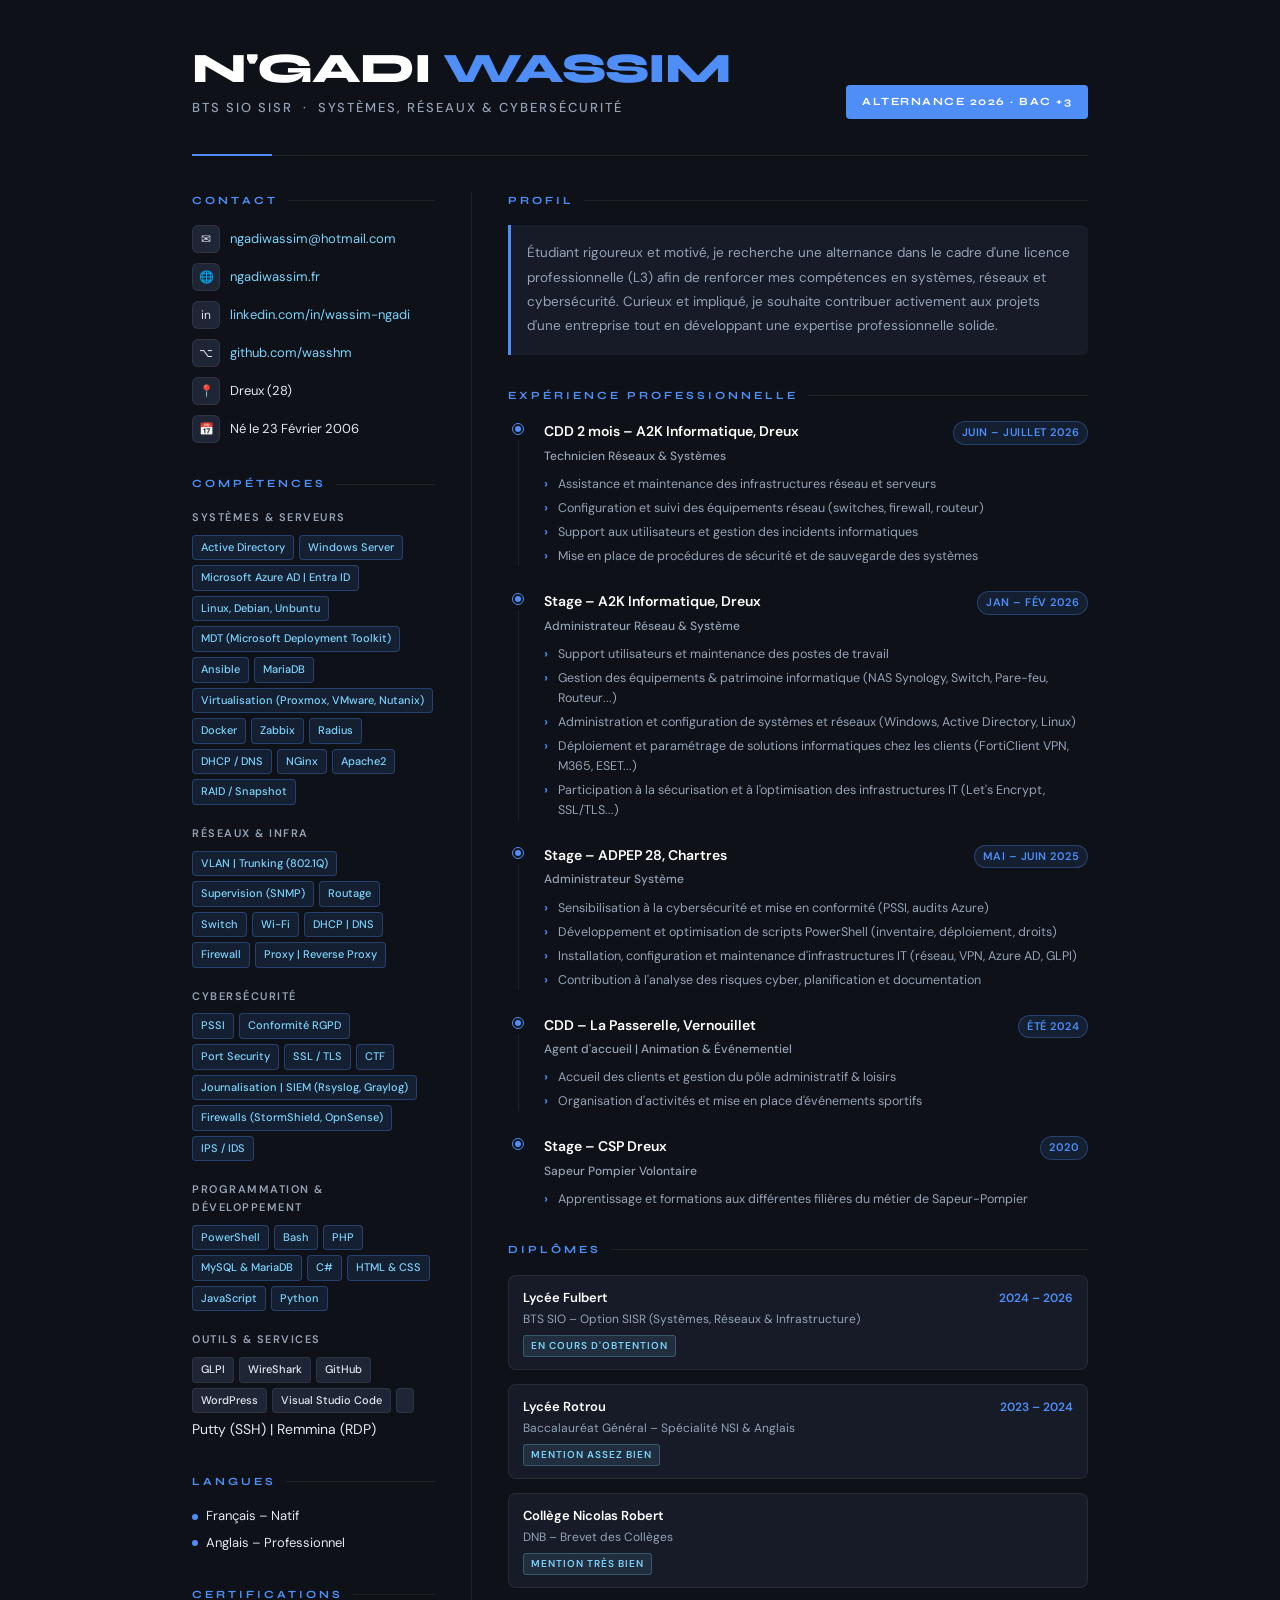
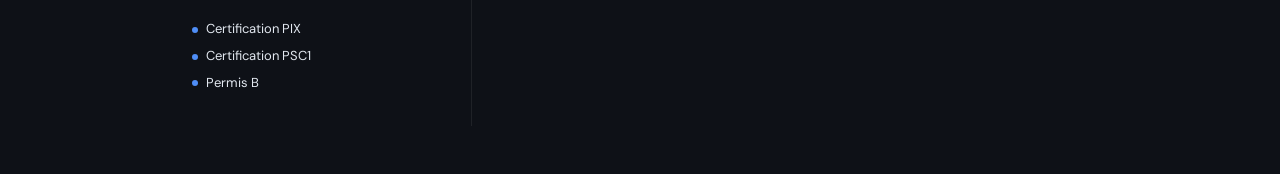
<file: cv-wassim.html>
<!DOCTYPE html>
<html lang="fr">
<head>
<meta charset="UTF-8">
<meta name="viewport" content="width=device-width, initial-scale=1.0">
<title>N'Gadi Wassim – CV</title>
<link href="https://fonts.googleapis.com/css2?family=DM+Sans:wght@300;400;500;600&family=Syne:wght@700;800&display=swap" rel="stylesheet">
<style>
  :root {
    --bg: #0e1117;
    --surface: #161b27;
    --surface2: #1e2535;
    --accent: #4f8ef7;
    --accent2: #7dd3fc;
    --text: #e2e8f0;
    --muted: #94a3b8;
    --border: rgba(255,255,255,0.07);
    --tag-bg: rgba(79,142,247,0.12);
    --tag-border: rgba(79,142,247,0.3);
  }

  * { margin: 0; padding: 0; box-sizing: border-box; }

  body {
    background: var(--bg);
    color: var(--text);
    font-family: 'DM Sans', sans-serif;
    font-size: 14px;
    line-height: 1.6;
    min-height: 100vh;
  }

  .page {
    max-width: 960px;
    margin: 0 auto;
    padding: 48px 32px;
    display: grid;
    grid-template-columns: 280px 1fr;
    grid-template-rows: auto 1fr;
    gap: 0;
  }

  /* ── HEADER full width ── */
  .header {
    grid-column: 1 / -1;
    display: flex;
    align-items: flex-end;
    justify-content: space-between;
    padding-bottom: 36px;
    margin-bottom: 36px;
    border-bottom: 1px solid var(--border);
    position: relative;
  }

  .header::after {
    content: '';
    position: absolute;
    bottom: -1px; left: 0;
    width: 80px; height: 2px;
    background: var(--accent);
  }

  .header-name h1 {
    font-family: 'Syne', sans-serif;
    font-size: 42px;
    font-weight: 800;
    letter-spacing: -1px;
    line-height: 1;
    color: #fff;
  }

  .header-name h1 span { color: var(--accent); }

  .header-name .subtitle {
    margin-top: 8px;
    font-size: 13px;
    font-weight: 500;
    color: var(--muted);
    text-transform: uppercase;
    letter-spacing: 2px;
  }

  .header-badge {
    background: var(--accent);
    color: #fff;
    font-family: 'Syne', sans-serif;
    font-size: 11px;
    font-weight: 700;
    letter-spacing: 1.5px;
    text-transform: uppercase;
    padding: 8px 16px;
    border-radius: 4px;
    white-space: nowrap;
  }

  /* ── SIDEBAR ── */
  .sidebar {
    padding-right: 36px;
    border-right: 1px solid var(--border);
  }

  /* ── MAIN ── */
  .main {
    padding-left: 36px;
  }

  /* ── SECTIONS ── */
  .section { margin-bottom: 32px; }

  .section-title {
    font-family: 'Syne', sans-serif;
    font-size: 11px;
    font-weight: 700;
    letter-spacing: 3px;
    text-transform: uppercase;
    color: var(--accent);
    margin-bottom: 16px;
    display: flex;
    align-items: center;
    gap: 10px;
  }

  .section-title::after {
    content: '';
    flex: 1;
    height: 1px;
    background: var(--border);
  }

  /* ── CONTACT ── */
  .contact-list { list-style: none; display: flex; flex-direction: column; gap: 10px; }

  .contact-list li {
    display: flex;
    align-items: center;
    gap: 10px;
    color: var(--text);
    font-size: 13px;
  }

  .contact-list li .icon {
    width: 28px; height: 28px;
    background: var(--surface2);
    border: 1px solid var(--border);
    border-radius: 6px;
    display: flex; align-items: center; justify-content: center;
    flex-shrink: 0;
    font-size: 12px;
  }

  .contact-list a {
    color: var(--accent2);
    text-decoration: none;
  }

  /* ── SKILL GROUPS ── */
  .skill-group { margin-bottom: 20px; }

  .skill-group-title {
    font-size: 11px;
    font-weight: 600;
    color: var(--muted);
    text-transform: uppercase;
    letter-spacing: 1.5px;
    margin-bottom: 8px;
  }

  .tags { display: flex; flex-wrap: wrap; gap: 5px; }

  .tag {
    background: var(--tag-bg);
    border: 1px solid var(--tag-border);
    color: var(--accent2);
    font-size: 11px;
    padding: 3px 8px;
    border-radius: 4px;
    font-weight: 500;
  }

  .tag.neutral {
    background: var(--surface2);
    border-color: var(--border);
    color: var(--text);
  }

  /* ── CERTIF / LANGUE ── */
  .pill-list { display: flex; flex-direction: column; gap: 6px; }

  .pill {
    display: flex; align-items: center; gap: 8px;
    font-size: 13px; color: var(--text);
  }

  .pill::before {
    content: '';
    width: 6px; height: 6px;
    border-radius: 50%;
    background: var(--accent);
    flex-shrink: 0;
  }

  /* ── PROFIL ── */
  .profil-text {
    font-size: 13.5px;
    color: var(--muted);
    line-height: 1.8;
    padding: 16px;
    background: var(--surface);
    border-left: 3px solid var(--accent);
    border-radius: 0 6px 6px 0;
  }

  /* ── EXPERIENCES ── */
  .exp-list { display: flex; flex-direction: column; gap: 0; }

  .exp-item {
    display: grid;
    grid-template-columns: 20px 1fr;
    gap: 0 16px;
    padding-bottom: 24px;
    position: relative;
  }

  .exp-item:last-child { padding-bottom: 0; }

  .exp-line {
    display: flex;
    flex-direction: column;
    align-items: center;
  }

  .exp-dot {
    width: 10px; height: 10px;
    border-radius: 50%;
    background: var(--accent);
    border: 2px solid var(--bg);
    outline: 1px solid var(--accent);
    flex-shrink: 0;
    margin-top: 4px;
    z-index: 1;
  }

  .exp-connector {
    flex: 1;
    width: 1px;
    background: var(--border);
    margin-top: 6px;
  }

  .exp-item:last-child .exp-connector { display: none; }

  .exp-content {}

  .exp-header {
    display: flex;
    align-items: baseline;
    justify-content: space-between;
    flex-wrap: wrap;
    gap: 4px;
    margin-bottom: 2px;
  }

  .exp-title {
    font-weight: 600;
    color: #fff;
    font-size: 14px;
  }

  .exp-date {
    font-size: 11px;
    color: var(--accent);
    font-weight: 600;
    letter-spacing: 0.5px;
    text-transform: uppercase;
    background: var(--tag-bg);
    border: 1px solid var(--tag-border);
    padding: 2px 8px;
    border-radius: 20px;
  }

  .exp-company {
    font-size: 12px;
    color: var(--muted);
    font-weight: 500;
    margin-bottom: 8px;
  }

  .exp-bullets { list-style: none; display: flex; flex-direction: column; gap: 4px; }

  .exp-bullets li {
    font-size: 12.5px;
    color: var(--muted);
    padding-left: 14px;
    position: relative;
  }

  .exp-bullets li::before {
    content: '›';
    position: absolute;
    left: 0;
    color: var(--accent);
    font-weight: 700;
  }

  /* ── DIPLOMES ── */
  .diplome-list { display: flex; flex-direction: column; gap: 14px; }

  .diplome-item {
    background: var(--surface);
    border: 1px solid var(--border);
    border-radius: 8px;
    padding: 12px 14px;
    display: flex;
    justify-content: space-between;
    align-items: flex-start;
    gap: 12px;
  }

  .diplome-left {}

  .diplome-school {
    font-weight: 600;
    color: #fff;
    font-size: 13px;
  }

  .diplome-title {
    font-size: 12px;
    color: var(--muted);
    margin-top: 2px;
  }

  .diplome-mention {
    display: inline-block;
    margin-top: 5px;
    font-size: 10px;
    font-weight: 600;
    text-transform: uppercase;
    letter-spacing: 1px;
    padding: 2px 7px;
    border-radius: 3px;
    background: rgba(125,211,252,0.1);
    color: var(--accent2);
    border: 1px solid rgba(125,211,252,0.25);
  }

  .diplome-year {
    font-size: 12px;
    color: var(--accent);
    font-weight: 600;
    white-space: nowrap;
    margin-top: 1px;
  }

  @media print {
    body { background: #fff; color: #000; }
    :root {
      --bg: #fff; --surface: #f8f9fa; --surface2: #eef0f4;
      --accent: #1a56db; --accent2: #1e40af;
      --text: #111827; --muted: #4b5563;
      --border: rgba(0,0,0,0.1);
      --tag-bg: rgba(26,86,219,0.07);
      --tag-border: rgba(26,86,219,0.2);
    }
    .page { padding: 24px; }
  }
</style>
</head>
<body>
<div class="page">

  <!-- HEADER -->
  <header class="header">
    <div class="header-name">
      <h1>N'GADI <span>WASSIM</span></h1>
      <p class="subtitle">BTS SIO SISR &nbsp;·&nbsp; Systèmes, Réseaux &amp; Cybersécurité</p>
    </div>
    <div class="header-badge">Alternance 2026 · Bac +3</div>
  </header>

  <!-- SIDEBAR -->
  <aside class="sidebar">

    <div class="section">
      <div class="section-title">Contact</div>
      <ul class="contact-list">
        <li>
          <span class="icon">✉</span>
          <a href="mailto:ngadiwassim@hotmail.com">ngadiwassim@hotmail.com</a>
        </li>
        <li>
          <span class="icon">🌐</span>
          <a href="https://ngadiwassim.fr" target="_blank">ngadiwassim.fr</a>
        </li>
        <li>
          <span class="icon">in</span>
          <a href="https://www.linkedin.com/in/wassim-ngadi/" target="_blank">linkedin.com/in/wassim-ngadi</a>
        </li>
        <li>
          <span class="icon">⌥</span>
          <a href="https://github.com/wasshm" target="_blank">github.com/wasshm</a>
        </li>
        <li>
          <span class="icon">📍</span>
          Dreux (28)
        </li>
        <li>
          <span class="icon">📅</span>
          Né le 23 Février 2006
        </li>
      </ul>
    </div>

    <div class="section">
      <div class="section-title">Compétences</div>

      <div class="skill-group">
        <div class="skill-group-title">Systèmes &amp; Serveurs</div>
        <div class="tags">
          <span class="tag">Active Directory</span>
          <span class="tag">Windows Server</span>
          <span class="tag">Microsoft Azure AD | Entra ID</span>
          <span class="tag">Linux, Debian, Unbuntu</span>
          <span class="tag">MDT (Microsoft Deployment Toolkit)</span>
          <span class="tag">Ansible</span>
          <span class="tag">MariaDB</span>
          <span class="tag">Virtualisation (Proxmox, VMware, Nutanix)</span>
          <span class="tag">Docker</span>
          <span class="tag">Zabbix</span>
          <span class="tag">Radius</span>
          <span class="tag">DHCP / DNS</span>
          <span class="tag">NGinx</span>
          <span class="tag">Apache2</span>
          <span class="tag">RAID / Snapshot</span>
        </div>
      </div>

      <div class="skill-group">
        <div class="skill-group-title">Réseaux &amp; Infra</div>
        <div class="tags">
          <span class="tag">VLAN | Trunking (802.1Q)</span>
          <span class="tag">Supervision (SNMP)</span>
          <span class="tag">Routage</span>
          <span class="tag">Switch</span>
          <span class="tag">Wi-Fi</span>
          <span class="tag">DHCP | DNS</span>
          <span class="tag">Firewall</span>
          <span class="tag">Proxy | Reverse Proxy</span>
        </div>
      </div>

      <div class="skill-group">
        <div class="skill-group-title">Cybersécurité</div>
        <div class="tags">
          <span class="tag">PSSI</span>
          <span class="tag">Conformité RGPD</span>
          <span class="tag">Port Security</span>
          <span class="tag">SSL / TLS</span>
          <span class="tag">CTF</span>
          <span class="tag">Journalisation | SIEM (Rsyslog, Graylog)</span>
          <span class="tag">Firewalls (StormShield, OpnSense)</span>
          <span class="tag">IPS / IDS</span>
        </div>
      </div>

      <div class="skill-group">
        <div class="skill-group-title">Programmation &amp; Développement</div>
        <div class="tags">
          <span class="tag">PowerShell</span>
          <span class="tag">Bash</span>
          <span class="tag">PHP</span>
          <span class="tag">MySQL & MariaDB</span>
          <span class="tag">C#</span>
          <span class="tag">HTML & CSS</span>
          <span class="tag">JavaScript</span>
          <span class="tag">Python</span>
        </div>
      </div>

      <div class="skill-group">
        <div class="skill-group-title">Outils &amp; Services</div>
        <div class="tags">
          <span class="tag neutral">GLPI</span>
          <span class="tag neutral">WireShark</span>
          <span class="tag neutral">GitHub</span>
          <span class="tag neutral">WordPress</span>
          <span class="tag neutral">Visual Studio Code</span>
          <span class="tag neutral"></span>Putty (SSH) | Remmina (RDP)</span>
        </div>
      </div>
    </div>

    <div class="section">
      <div class="section-title">Langues</div>
      <div class="pill-list">
        <div class="pill">Français – Natif</div>
        <div class="pill">Anglais – Professionnel</div>
      </div>
    </div>

    <div class="section">
      <div class="section-title">Certifications</div>
      <div class="pill-list">
        <div class="pill">Certification PIX</div>
        <div class="pill">Certification PSC1</div>
        <div class="pill">Permis B</div>
      </div>
    </div>

  </aside>

  <!-- MAIN -->
  <main class="main">

    <div class="section">
      <div class="section-title">Profil</div>
      <p class="profil-text">
        Étudiant rigoureux et motivé, je recherche une alternance dans le cadre d'une licence professionnelle (L3) afin de renforcer mes compétences en systèmes, réseaux et cybersécurité. Curieux et impliqué, je souhaite contribuer activement aux projets d'une entreprise tout en développant une expertise professionnelle solide.
      </p>
    </div>

    <div class="section">
      <div class="section-title">Expérience professionnelle</div>
      <div class="exp-list">

        <div class="exp-item">
          <div class="exp-line">
            <div class="exp-dot"></div>
            <div class="exp-connector"></div>
          </div>
          <div class="exp-content">
            <div class="exp-header">
              <span class="exp-title">CDD 2 mois – A2K Informatique, Dreux</span>
              <span class="exp-date">Juin – Juillet 2026</span>
            </div>
            <div class="exp-company">Technicien Réseaux &amp; Systèmes</div>
            <ul class="exp-bullets">
              <li>Assistance et maintenance des infrastructures réseau et serveurs</li>
              <li>Configuration et suivi des équipements réseau (switches, firewall, routeur)</li>
              <li>Support aux utilisateurs et gestion des incidents informatiques</li>
              <li>Mise en place de procédures de sécurité et de sauvegarde des systèmes</li>
            </ul>
          </div>
        </div>

        <div class="exp-item">
          <div class="exp-line">
            <div class="exp-dot"></div>
            <div class="exp-connector"></div>
          </div>
          <div class="exp-content">
            <div class="exp-header">
              <span class="exp-title">Stage – A2K Informatique, Dreux</span>
              <span class="exp-date">Jan – Fév 2026</span>
            </div>
            <div class="exp-company">Administrateur Réseau &amp; Système</div>
            <ul class="exp-bullets">
              <li>Support utilisateurs et maintenance des postes de travail</li>
              <li>Gestion des équipements & patrimoine informatique (NAS Synology, Switch, Pare-feu, Routeur...)</li>
              <li>Administration et configuration de systèmes et réseaux (Windows, Active Directory, Linux)</li>
              <li>Déploiement et paramétrage de solutions informatiques chez les clients (FortiClient VPN, M365, ESET...)</li>
              <li>Participation à la sécurisation et à l'optimisation des infrastructures IT (Let's Encrypt, SSL/TLS...)</li>
            </ul>
          </div>
        </div>

        <div class="exp-item">
          <div class="exp-line">
            <div class="exp-dot"></div>
            <div class="exp-connector"></div>
          </div>
          <div class="exp-content">
            <div class="exp-header">
              <span class="exp-title">Stage – ADPEP 28, Chartres</span>
              <span class="exp-date">Mai – Juin 2025</span>
            </div>
            <div class="exp-company">Administrateur Système</div>
            <ul class="exp-bullets">
              <li>Sensibilisation à la cybersécurité et mise en conformité (PSSI, audits Azure)</li>
              <li>Développement et optimisation de scripts PowerShell (inventaire, déploiement, droits)</li>
              <li>Installation, configuration et maintenance d'infrastructures IT (réseau, VPN, Azure AD, GLPI)</li>
              <li>Contribution à l'analyse des risques cyber, planification et documentation</li>
            </ul>
          </div>
        </div>

        <div class="exp-item">
          <div class="exp-line">
            <div class="exp-dot"></div>
            <div class="exp-connector"></div>
          </div>
          <div class="exp-content">
            <div class="exp-header">
              <span class="exp-title">CDD – La Passerelle, Vernouillet</span>
              <span class="exp-date">Été 2024</span>
            </div>
            <div class="exp-company">Agent d'accueil | Animation &amp; Événementiel</div>
            <ul class="exp-bullets">
              <li>Accueil des clients et gestion du pôle administratif &amp; loisirs</li>
              <li>Organisation d'activités et mise en place d'événements sportifs</li>
            </ul>
          </div>
        </div>

        <div class="exp-item">
          <div class="exp-line">
            <div class="exp-dot"></div>
            <div class="exp-connector"></div>
          </div>
          <div class="exp-content">
            <div class="exp-header">
              <span class="exp-title">Stage – CSP Dreux</span>
              <span class="exp-date">2020</span>
            </div>
            <div class="exp-company">Sapeur Pompier Volontaire</div>
            <ul class="exp-bullets">
              <li>Apprentissage et formations aux différentes filières du métier de Sapeur-Pompier</li>
            </ul>
          </div>
        </div>

      </div>
    </div>

    <div class="section">
      <div class="section-title">Diplômes</div>
      <div class="diplome-list">

        <div class="diplome-item">
          <div class="diplome-left">
            <div class="diplome-school">Lycée Fulbert</div>
            <div class="diplome-title">BTS SIO – Option SISR (Systèmes, Réseaux &amp; Infrastructure)</div>
            <span class="diplome-mention">En cours d'obtention</span>
          </div>
          <div class="diplome-year">2024 – 2026</div>
        </div>

        <div class="diplome-item">
          <div class="diplome-left">
            <div class="diplome-school">Lycée Rotrou</div>
            <div class="diplome-title">Baccalauréat Général – Spécialité NSI &amp; Anglais</div>
            <span class="diplome-mention">Mention Assez Bien</span>
          </div>
          <div class="diplome-year">2023 – 2024</div>
        </div>

        <div class="diplome-item">
          <div class="diplome-left">
            <div class="diplome-school">Collège Nicolas Robert</div>
            <div class="diplome-title">DNB – Brevet des Collèges</div>
            <span class="diplome-mention">Mention Très Bien</sp
</file>
